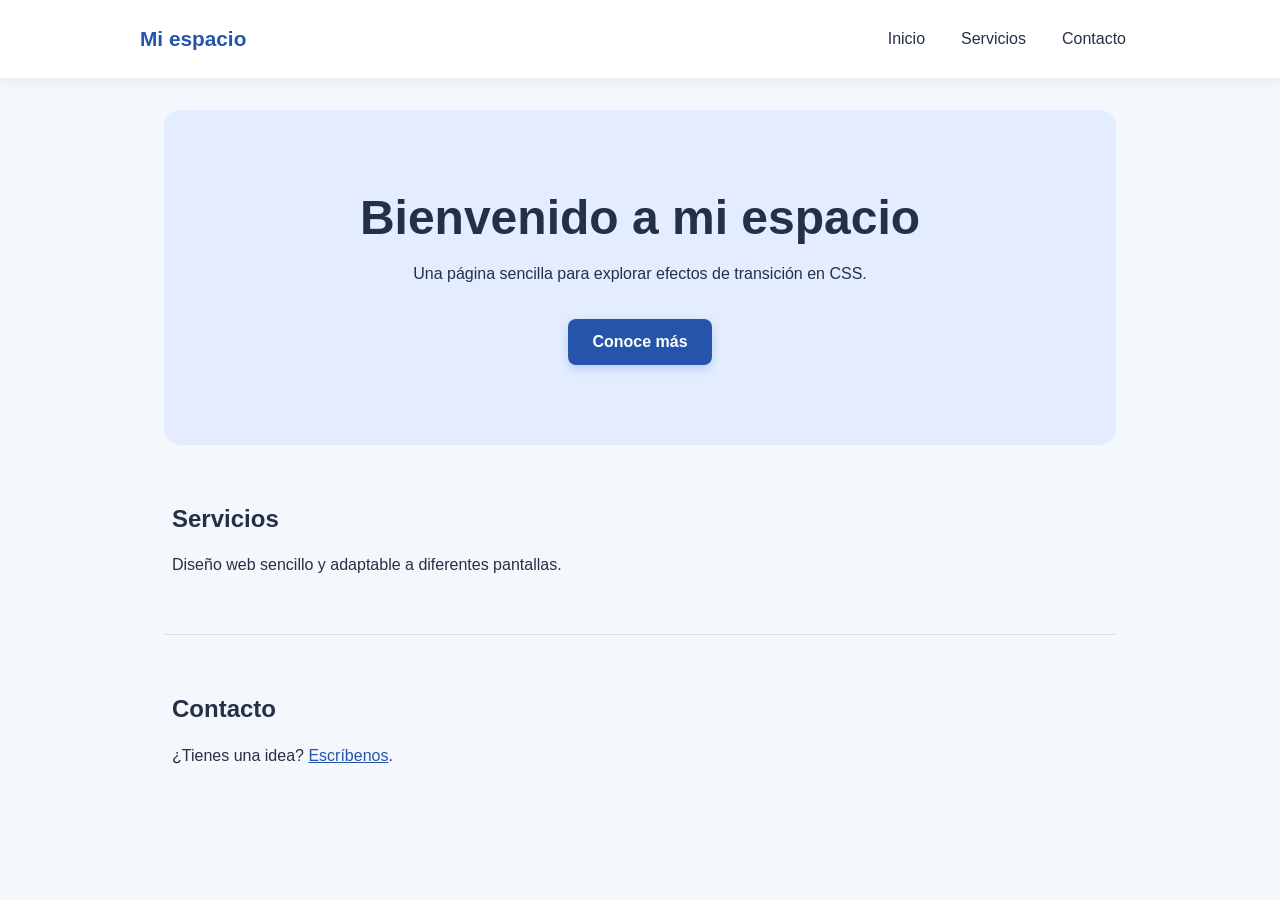
<file: Pregunta 1/index.html>
<!doctype html>
<html lang="es">
  <head>
    <meta charset="UTF-8" />
    <meta name="viewport" content="width=device-width, initial-scale=1.0" />
    <title>Mi espacio | Menú interactivo</title>
    <link rel="stylesheet" href="styles.css" />
  </head>
  <body>
    <header class="encabezado">
      <a class="logo" href="#inicio">Mi espacio</a>
      <nav class="menu" aria-label="Navegación principal">
        <a href="#inicio">Inicio</a>
        <a href="#servicios">Servicios</a>
        <a href="#contacto">Contacto</a>
      </nav>
    </header>

    <main>
      <section class="presentacion" id="inicio">
        <h1>Bienvenido a mi espacio</h1>
        <p>Una página sencilla para explorar efectos de transición en CSS.</p>
        <a class="boton" href="#servicios">Conoce más</a>
      </section>

      <section class="seccion" id="servicios">
        <h2>Servicios</h2>
        <p>Diseño web sencillo y adaptable a diferentes pantallas.</p>
      </section>

      <section class="seccion" id="contacto">
        <h2>Contacto</h2>
        <p>¿Tienes una idea? <a class="enlace" href="mailto:hola@ejemplo.com">Escríbenos</a>.</p>
      </section>
    </main>
  </body>
</html>
</file>
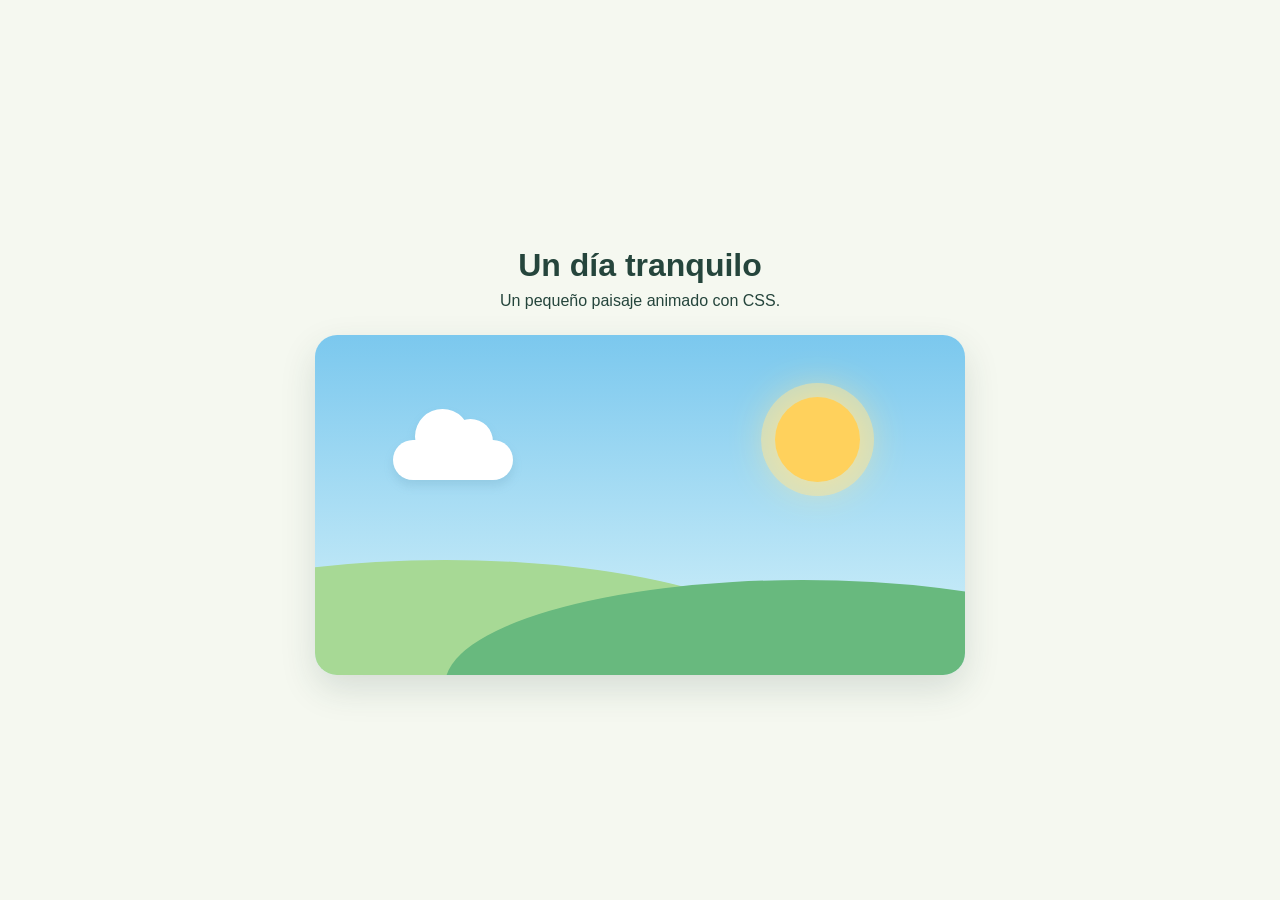
<file: Pregunta 3/index.html>
<!DOCTYPE html>
<html lang="es">
<head>
  <meta charset="UTF-8">
  <meta name="viewport" content="width=device-width, initial-scale=1.0">
  <title>Pregunta 3 | Paisaje animado</title>
  <link rel="stylesheet" href="styles.css">
</head>
<body>
  <main class="contenedor">
    <h1>Un día tranquilo</h1>
    <p>Un pequeño paisaje animado con CSS.</p>

    <div class="paisaje" role="img" aria-label="Un sol sube y baja mientras una nube se mueve sobre colinas verdes">
      <div class="sol" aria-hidden="true"></div>
      <div class="nube" aria-hidden="true"></div>
      <div class="colina colina-fondo" aria-hidden="true"></div>
      <div class="colina colina-frente" aria-hidden="true"></div>
    </div>
  </main>
</body>
</html>
</file>
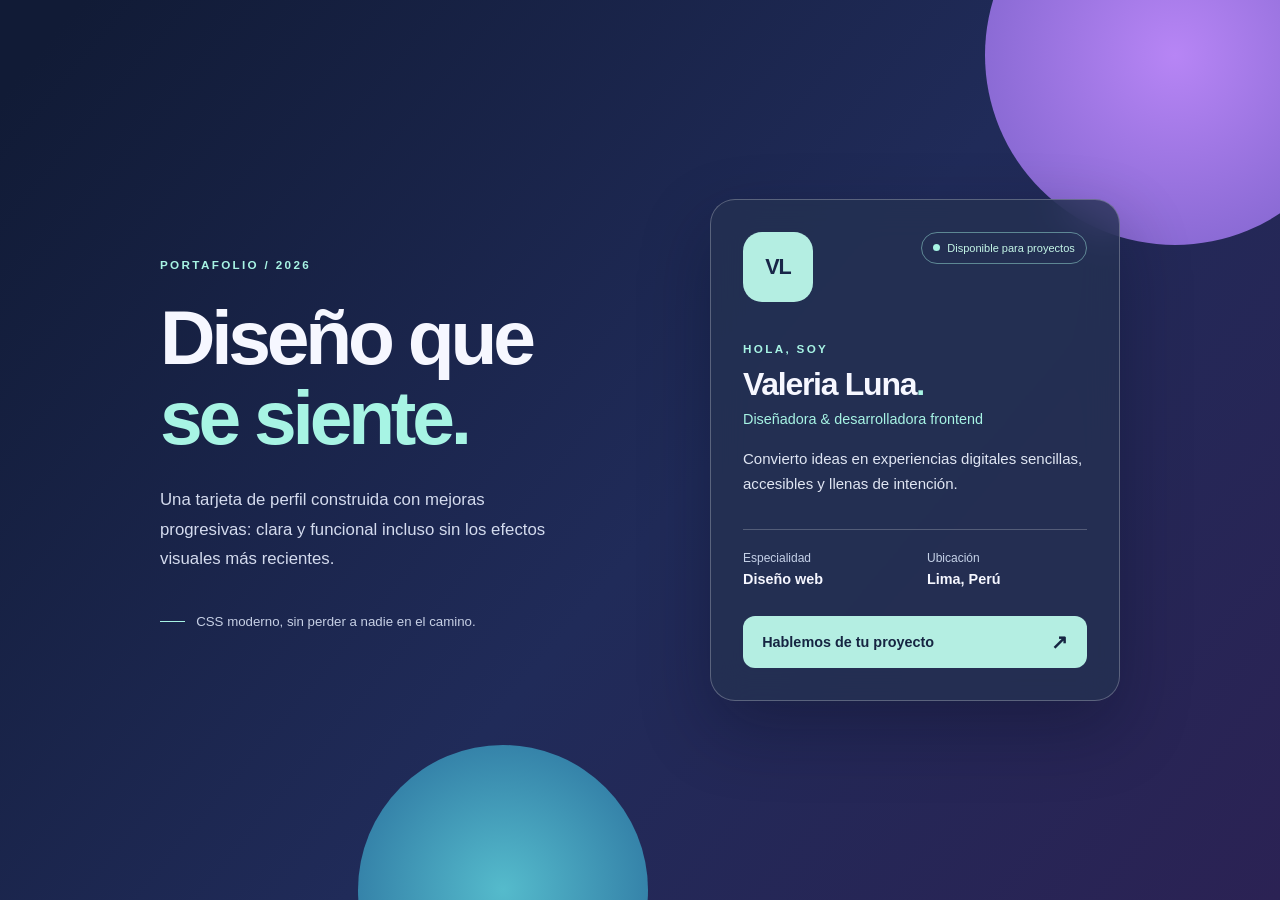
<file: Pregunta 4/index.html>
<!doctype html>
<html lang="es">
<head>
  <meta charset="utf-8">
  <meta name="viewport" content="width=device-width, initial-scale=1">
  <meta name="theme-color" content="#111b36">
  <title>Perfil creativo | Pregunta 4 CSS</title>
  <link rel="stylesheet" href="styles.css">
</head>
<body>
  <main class="page">
    <div class="page__glow page__glow--one" aria-hidden="true"></div>
    <div class="page__glow page__glow--two" aria-hidden="true"></div>

    <section class="intro" aria-labelledby="page-title">
      <p class="eyebrow">PORTAFOLIO / 2026</p>
      <h1 id="page-title">Diseño que<br><span>se siente.</span></h1>
      <p class="intro__text">Una tarjeta de perfil construida con mejoras progresivas: clara y funcional incluso sin los efectos visuales más recientes.</p>
      <p class="intro__note"><span class="intro__note-mark" aria-hidden="true"></span> CSS moderno, sin perder a nadie en el camino.</p>
    </section>

    <article class="profile" aria-labelledby="profile-name">
      <div class="profile__top">
        <div class="avatar" aria-hidden="true">VL</div>
        <span class="availability"><span class="availability__dot" aria-hidden="true"></span>Disponible para proyectos</span>
      </div>

      <div class="profile__body">
        <p class="profile__label">HOLA, SOY</p>
        <h2 id="profile-name">Valeria Luna<span class="profile__period">.</span></h2>
        <p class="profile__role">Diseñadora &amp; desarrolladora frontend</p>
        <p class="profile__description">Convierto ideas en experiencias digitales sencillas, accesibles y llenas de intención.</p>
      </div>

      <ul class="profile__details" aria-label="Detalles del perfil">
        <li><span>Especialidad</span><strong>Diseño web</strong></li>
        <li><span>Ubicación</span><strong>Lima, Perú</strong></li>
      </ul>

      <a class="contact" href="">
        Hablemos de tu proyecto <span aria-hidden="true">↗</span>
      </a>
    </article>
  </main>
</body>
</html>
</file>
<file: Pregunta 1/styles.css>
* {
  box-sizing: border-box;
}

html {
  scroll-behavior: smooth;
}

body {
  margin: 0;
  font-family: Arial, sans-serif;
  color: #243047;
  background-color: #f4f7fb;
}

.encabezado {
  display: flex;
  justify-content: space-between;
  align-items: center;
  gap: 20px;
  padding: 20px max(24px, calc((100% - 1000px) / 2));
  background-color: #fff;
  box-shadow: 0 2px 12px rgba(36, 48, 71, 0.08);
}

.logo {
  color: #2455aa;
  font-size: 1.3rem;
  font-weight: 700;
  text-decoration: none;
}

.menu {
  display: flex;
  flex-wrap: wrap;
  gap: 8px;
}

.menu a {
  padding: 10px 14px;
  border-radius: 8px;
  color: #243047;
  text-decoration: none;
  transition: background-color 0.25s ease, color 0.25s ease, transform 0.25s ease;
}

.menu a:hover {
  background-color: #e3edff;
  color: #2455aa;
  transform: translateY(-3px);
}

.menu a:active {
  transform: translateY(1px);
}

a:focus-visible {
  outline: 3px solid #e08b32;
  outline-offset: 3px;
}

main {
  max-width: 1000px;
  margin: 0 auto;
  padding: 32px 24px;
}

.presentacion {
  padding: 80px 32px;
  border-radius: 16px;
  background-color: #e3edff;
  text-align: center;
}

h1 {
  margin: 0 0 16px;
  font-size: clamp(2rem, 5vw, 3rem);
}

p {
  line-height: 1.6;
}

.boton {
  display: inline-block;
  margin-top: 16px;
  padding: 14px 24px;
  border-radius: 8px;
  background-color: #2455aa;
  color: #fff;
  font-weight: 700;
  text-decoration: none;
  box-shadow: 0 4px 10px rgba(36, 85, 170, 0.2);
  transition: background-color 0.3s ease, transform 0.3s ease, box-shadow 0.3s ease;
}

.boton:hover {
  background-color: #173b7b;
  transform: translateY(-4px);
  box-shadow: 0 9px 18px rgba(36, 85, 170, 0.3);
}

.boton:active {
  transform: translateY(1px);
  box-shadow: 0 2px 5px rgba(36, 85, 170, 0.2);
}

.seccion {
  padding: 40px 8px;
}

.seccion + .seccion {
  border-top: 1px solid #d9e1eb;
}

.enlace {
  color: #2455aa;
  transition: color 0.25s ease;
}

.enlace:hover {
  color: #173b7b;
}

@media (max-width: 600px) {
  .encabezado {
    flex-direction: column;
  }

  .menu {
    justify-content: center;
  }

  .presentacion {
    padding: 56px 20px;
  }
}

@media (prefers-reduced-motion: reduce) {
  html {
    scroll-behavior: auto;
  }

  *, *::before, *::after {
    transition-duration: 0.01ms !important;
  }
}
</file>
<file: Pregunta 3/styles.css>
* {
  box-sizing: border-box;
}

body {
  min-height: 100vh;
  margin: 0;
  display: grid;
  place-items: center;
  background: #f5f8f0;
  color: #25453c;
  font-family: Arial, sans-serif;
}

.contenedor {
  width: min(90%, 650px);
  text-align: center;
}

h1 {
  margin-bottom: 8px;
}

p {
  margin: 0 0 25px;
}

.paisaje {
  position: relative;
  height: 340px;
  overflow: hidden;
  border-radius: 22px;
  background: linear-gradient(#7bc8ee, #d8f3fa);
  box-shadow: 0 14px 35px #25453c25;
}

.sol {
  position: absolute;
  top: 62px;
  right: 105px;
  width: 85px;
  height: 85px;
  border-radius: 50%;
  background: #ffd15c;
  box-shadow: 0 0 0 14px #ffe69580, 0 0 45px #ffe695;
  animation: flotar 3s ease-in-out infinite alternate;
}

.nube {
  position: absolute;
  top: 105px;
  left: 12%;
  width: 120px;
  height: 40px;
  border-radius: 40px;
  background: white;
  filter: drop-shadow(0 6px 5px #467b9226);
  animation: pasear 5s ease-in-out infinite alternate;
}

.nube::before,
.nube::after {
  content: "";
  position: absolute;
  bottom: 16px;
  border-radius: 50%;
  background: white;
}

.nube::before {
  left: 22px;
  width: 55px;
  height: 55px;
}

.nube::after {
  right: 20px;
  width: 45px;
  height: 45px;
}

.colina {
  position: absolute;
  bottom: -95px;
  width: 110%;
  height: 210px;
  border-radius: 50% 50% 0 0;
}

.colina-fondo {
  left: -35%;
  background: #a7d995;
}

.colina-frente {
  right: -30%;
  bottom: -115px;
  background: #68b97e;
}

@keyframes flotar {
  from { transform: translateY(0); }
  to { transform: translateY(-25px); }
}

@keyframes pasear {
  from { transform: translateX(0); }
  to { transform: translateX(65px); }
}

@media (prefers-reduced-motion: reduce) {
  .sol, .nube { animation: none; }
}
</file>
<file: Pregunta 4/styles.css>
* { box-sizing: border-box; }

html { font-family: Arial, Helvetica, sans-serif; }

body {
  margin: 0;
  color: #f6f7ff;
  /* Fallback 1 */
  background: #111b36;
  background: linear-gradient(130deg, #111b36 4%, #202b59 54%, #2b2254 100%);
}

.page {
  position: relative;
  display: flex;
  flex-wrap: wrap;
  align-items: center;
  justify-content: center;
  gap: 5rem;
  min-height: 100vh;
  padding: 5rem 1.5rem;
  overflow: hidden;
}

.page__glow {
  position: absolute;
  z-index: 0;
  border-radius: 50%;
  pointer-events: none;
}

.page__glow--one {
  width: 380px;
  height: 380px;
  top: -135px;
  right: -85px;
  background: #b785f5;
  background: radial-gradient(circle, #b785f5, #7960c8);
}

.page__glow--two {
  width: 290px;
  height: 290px;
  bottom: -135px;
  left: 28%;
  background: #55bbcc;
  background: radial-gradient(circle, #55bbcc, #286c9b);
}

.intro, .profile { position: relative; z-index: 1; }
.intro { width: 100%; max-width: 470px; }
.eyebrow, .profile__label { color: #a7f4e4; font-size: .73rem; font-weight: 700; letter-spacing: .2em; }
.eyebrow { margin: 0 0 1.7rem; }

h1 {
  margin: 0;
  line-height: 1.04;
  letter-spacing: -.055em;
  /* Fallback 2 */
  font-size: 3.5rem;
  font-size: clamp(3rem, 6vw, 5.7rem);
}

h1 span { color: #a7f4e4; }
.intro__text { max-width: 390px; margin: 1.7rem 0 2.5rem; color: #d4dbee; font-size: 1.05rem; line-height: 1.75; }
.intro__note { display: flex; align-items: center; gap: .7rem; color: #c7d0e5; font-size: .83rem; }
.intro__note-mark { display: inline-block; width: 25px; height: 1px; background: #a7f4e4; }

.profile {
  width: 100%;
  max-width: 410px;
  padding: 2rem;
  border: 1px solid rgba(255, 255, 255, .25);
  border-radius: 25px;
  /* Base opaca: el texto conserva contraste cuando no existe desenfoque */
  background: #263453;
  box-shadow: 0 28px 70px rgba(5, 11, 32, .32);
}

/* Solo se vuelve translúcida si alguno de los filtros está disponible.
   Prefijo de proveedor primero; propiedad estándar siempre al final. */
@supports ((-webkit-backdrop-filter: blur(1px)) or (backdrop-filter: blur(1px))) {
  .profile {
    background: rgba(37, 49, 81, .78);
    -webkit-backdrop-filter: blur(18px);
    backdrop-filter: blur(18px);
  }
}

.profile__top { display: flex; flex-wrap: wrap; justify-content: space-between; align-items: flex-start; gap: 1rem; }
.avatar { display: flex; justify-content: center; align-items: center; width: 70px; height: 70px; border-radius: 19px; color: #182648; background: #b4eee2; font-size: 1.35rem; font-weight: 800; letter-spacing: -.05em; }
.availability { display: inline-flex; align-items: center; gap: .45rem; padding: .55rem .7rem; border: 1px solid rgba(167, 244, 228, .45); border-radius: 30px; color: #c5f7e8; font-size: .69rem; }
.availability__dot { width: 7px; height: 7px; border-radius: 50%; background: #a7f4e4; }
.profile__body { margin: 2.5rem 0 2rem; }
.profile__label { margin: 0 0 .7rem; }
.profile h2 { margin: 0; font-size: 2rem; letter-spacing: -.04em; }
.profile__period { color: #a7f4e4; }
.profile__role { margin: .5rem 0 1.25rem; color: #a7f4e4; font-size: .9rem; }
.profile__description { margin: 0; color: #e0e6f3; font-size: .94rem; line-height: 1.65; }
.profile__details { display: flex; flex-wrap: wrap; gap: 1.5rem; margin: 0 0 1.8rem; padding: 1.3rem 0 0; border-top: 1px solid rgba(255, 255, 255, .22); list-style: none; }
.profile__details li { flex: 1 1 110px; }
.profile__details span, .profile__details strong { display: block; }
.profile__details span { margin-bottom: .4rem; color: #c6d2e8; font-size: .75rem; }
.profile__details strong { font-size: .9rem; }

.contact { display: flex; align-items: center; justify-content: space-between; gap: 1rem; padding: 1rem 1.2rem; border-radius: 12px; background: #b4eee2; color: #162542; font-size: .9rem; font-weight: 700; text-decoration: none; transition: background-color .2s ease, transform .2s ease; }
.contact span { font-size: 1.25rem; line-height: 1; }
.contact:hover { background: #d2fff0; transform: translateY(-3px); }
.contact:focus-visible { outline: 3px solid #fff; outline-offset: 4px; }
.contact:focus { outline: 3px solid #fff; outline-offset: 4px; }

@media (max-width: 680px) {
  .page { gap: 3rem; padding: 4rem 1.25rem; }
  .profile { padding: 1.5rem; }
  .intro__text { margin-bottom: 1.5rem; }
}

/* Accesibilidad: sin desplazamientos animados para quien solicita menos movimiento. */
@media (prefers-reduced-motion: reduce) {
  .contact { transition: none; }
  .contact:hover { transform: none; }
}

/* Tabla de compatibilidad (resultados SIMULADOS, no pruebas ejecutadas):
   Navegador       | Se ve igual                         | Qué cambia
   Chrome 120      | Texto, enlace, estructura y foco    | Tarjeta translúcida con desenfoque.
   Firefox 102     | Texto, enlace, estructura y foco    | Tarjeta opaca; sin desenfoque de fondo.

   La base opaca evita pérdida de legibilidad cuando @supports no detecta filtros.
   Fuente consultada: MDN, backdrop-filter (Baseline 2024):
   https://developer.mozilla.org/en-US/docs/Web/CSS/backdrop-filter
   Los resultados son expectativas de compatibilidad; verificar en navegadores reales.
*/
</file>
